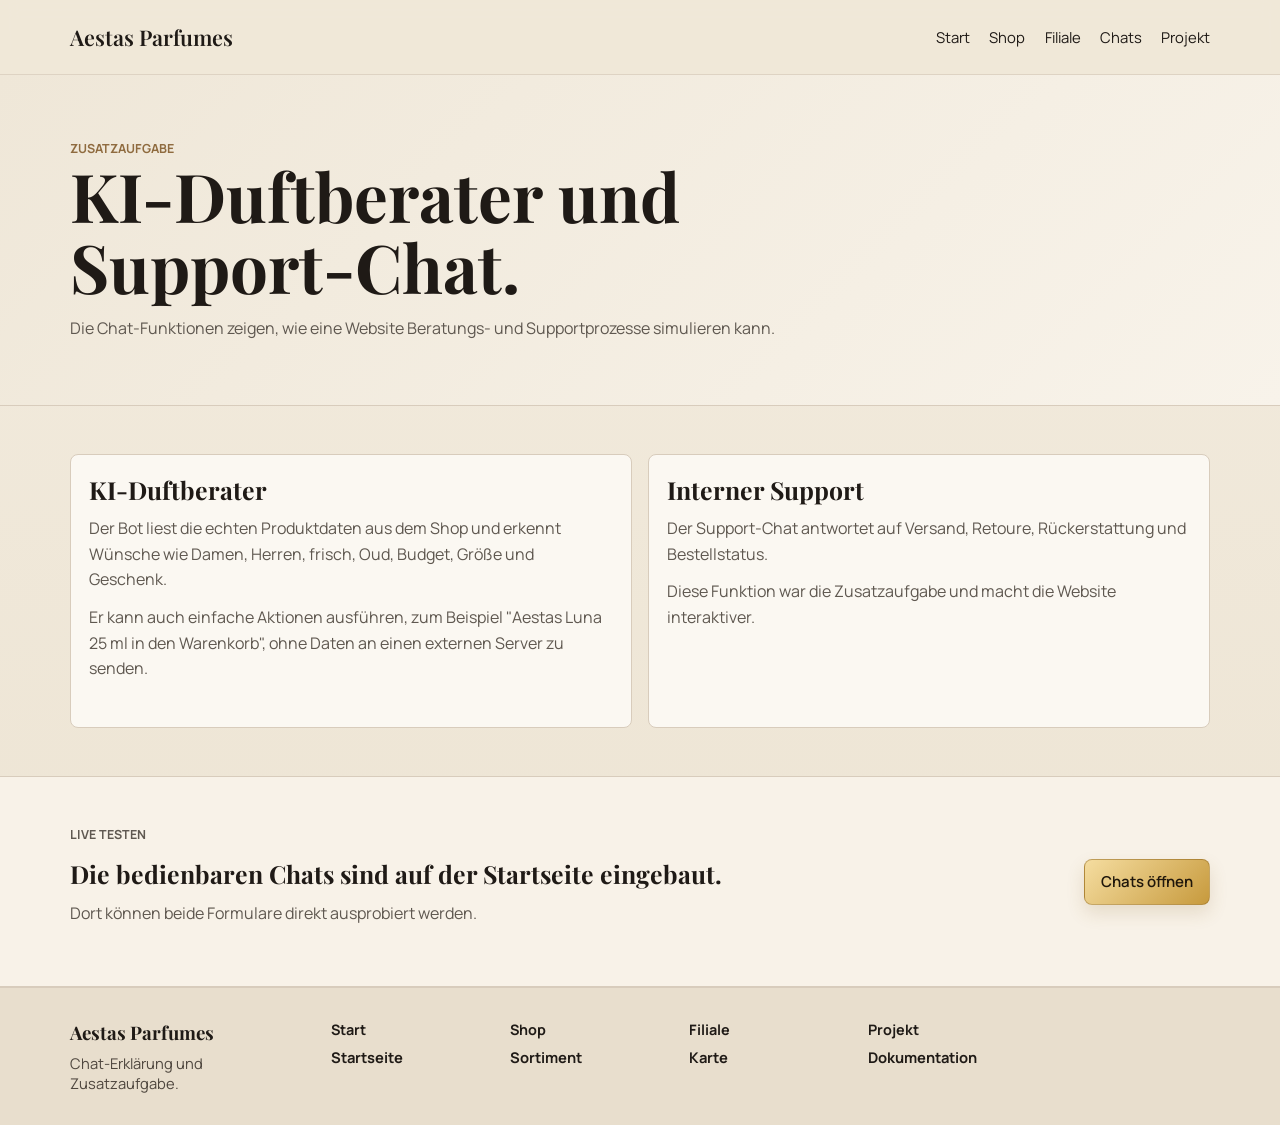
<file: chats.html>
<!doctype html>
<html lang="de">
<head>
  <meta charset="UTF-8">
  <meta name="viewport" content="width=device-width, initial-scale=1.0">
  <title>Chats | Aestas Parfumes</title>
  <meta name="description" content="Erklärung der KI-Duftberatung und des Support-Chats im Aestas Parfumes Info-Projekt.">
  <link rel="preconnect" href="https://fonts.googleapis.com">
  <link rel="preconnect" href="https://fonts.gstatic.com" crossorigin>
  <link href="https://fonts.googleapis.com/css2?family=Manrope:wght@400;500;600;700&family=Playfair+Display:wght@500;600;700&display=swap" rel="stylesheet">
  <link rel="stylesheet" href="./styles.css?v=20260603-8">
</head>
<body>
  <!-- Wiederverwendeter Header: gleiche Navigation wie auf allen Unterseiten. -->
  <header class="site-header">
    <div class="container header-inner legal-header">
      <a href="./index.html" class="brand">Aestas Parfumes</a>
      <nav class="site-nav" aria-label="Seitennavigation">
        <a href="./index.html">Start</a>
        <a href="./shop.html">Shop</a>
        <a href="./filiale.html">Filiale</a>
        <a href="./chats.html">Chats</a>
        <a href="./projekt.html">Projekt</a>
      </nav>
    </div>
  </header>

  <main>
    <!-- Seitenkopf: erklaert sofort, dass diese Seite die Zusatzaufgabe Chat dokumentiert. -->
    <section class="page-hero compact-hero">
      <div class="container">
        <p class="eyebrow">Zusatzaufgabe</p>
        <h1>KI-Duftberater und Support-Chat.</h1>
        <p>Die Chat-Funktionen zeigen, wie eine Website Beratungs- und Supportprozesse simulieren kann.</p>
      </div>
    </section>

    <!-- Inhaltskarten: trennen KI-Beratung und Support-Chat klar voneinander. -->
    <section class="content-section">
      <div class="container info-grid two-columns">
        <article class="info-card text-card">
          <h2>KI-Duftberater</h2>
          <p>Der Bot liest die echten Produktdaten aus dem Shop und erkennt Wünsche wie Damen, Herren, frisch, Oud, Budget, Größe und Geschenk.</p>
          <p>Er kann auch einfache Aktionen ausführen, zum Beispiel "Aestas Luna 25 ml in den Warenkorb", ohne Daten an einen externen Server zu senden.</p>
        </article>
        <article class="info-card text-card">
          <h2>Interner Support</h2>
          <p>Der Support-Chat antwortet auf Versand, Retoure, Rückerstattung und Bestellstatus.</p>
          <p>Diese Funktion war die Zusatzaufgabe und macht die Website interaktiver.</p>
        </article>
      </div>
    </section>

    <!-- Sprung zur Startseite, weil die eigentlichen Chat-Formulare dort interaktiv eingebaut sind. -->
    <section class="content-section soft-section">
      <div class="container split-note">
        <div>
          <p class="eyebrow">Live testen</p>
          <h2>Die bedienbaren Chats sind auf der Startseite eingebaut.</h2>
          <p>Dort können beide Formulare direkt ausprobiert werden.</p>
        </div>
        <a class="btn btn-primary" href="./index.html#chats">Chats öffnen</a>
      </div>
    </section>
  </main>

  <!-- Footer: bietet schnelle Links zu den wichtigsten Projektseiten. -->
  <footer class="site-footer">
    <div class="container footer-grid">
      <div><h3>Aestas Parfumes</h3><p>Chat-Erklärung und Zusatzaufgabe.</p></div>
      <div><h4>Start</h4><p><a href="./index.html">Startseite</a></p></div>
      <div><h4>Shop</h4><p><a href="./shop.html">Sortiment</a></p></div>
      <div><h4>Filiale</h4><p><a href="./filiale.html">Karte</a></p></div>
      <div><h4>Projekt</h4><p><a href="./projekt.html">Dokumentation</a></p></div>
    </div>
  </footer>
</body>
</html>
</file>
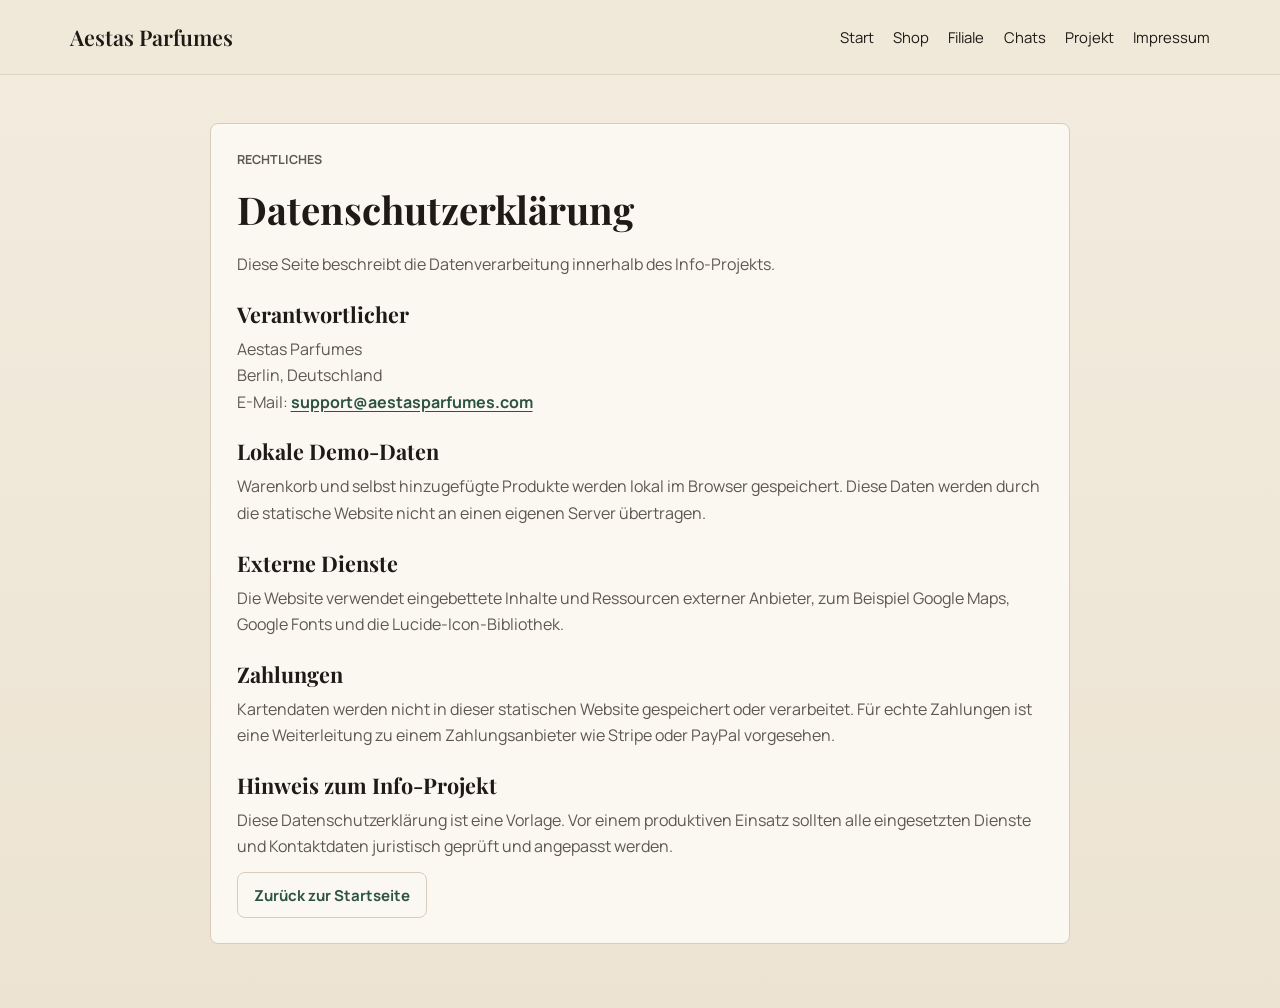
<file: datenschutz.html>
<!doctype html>
<html lang="de">
<head>
  <meta charset="UTF-8">
  <meta name="viewport" content="width=device-width, initial-scale=1.0">
  <title>Datenschutz | Aestas Parfumes</title>
  <meta name="robots" content="noindex,follow">
  <link rel="preconnect" href="https://fonts.googleapis.com">
  <link rel="preconnect" href="https://fonts.gstatic.com" crossorigin>
  <link href="https://fonts.googleapis.com/css2?family=Manrope:wght@400;500;600;700&family=Playfair+Display:wght@500;600;700&display=swap" rel="stylesheet">
  <link rel="stylesheet" href="./styles.css?v=20260603-8">
</head>
<body>
  <!-- Rechtliche Unterseite: Navigation bleibt konsistent und barrierearm. -->
  <header class="site-header">
    <div class="container header-inner legal-header">
      <a href="./index.html" class="brand">Aestas Parfumes</a>
      <nav class="site-nav" aria-label="Seitennavigation">
        <a href="./index.html">Start</a>
        <a href="./shop.html">Shop</a>
        <a href="./filiale.html">Filiale</a>
        <a href="./chats.html">Chats</a>
        <a href="./projekt.html">Projekt</a>
        <a href="./impressum.html">Impressum</a>
      </nav>
    </div>
  </header>

  <!-- Datenschutz: erklaert lokale Speicherung und externe Dienste der Demo-Website. -->
  <main class="legal-page">
    <section class="container legal-card">
      <p class="eyebrow">Rechtliches</p>
      <h1>Datenschutzerklärung</h1>
      <p>Diese Seite beschreibt die Datenverarbeitung innerhalb des Info-Projekts.</p>

      <h2>Verantwortlicher</h2>
      <p>
        Aestas Parfumes<br>
        Berlin, Deutschland<br>
        E-Mail: <a href="mailto:support@aestasparfumes.com">support@aestasparfumes.com</a>
      </p>

      <h2>Lokale Demo-Daten</h2>
      <p>
        Warenkorb und selbst hinzugefügte Produkte werden lokal im Browser gespeichert.
        Diese Daten werden durch die statische Website nicht an einen eigenen Server übertragen.
      </p>

      <h2>Externe Dienste</h2>
      <p>
        Die Website verwendet eingebettete Inhalte und Ressourcen externer Anbieter, zum Beispiel
        Google Maps, Google Fonts und die Lucide-Icon-Bibliothek.
      </p>

      <h2>Zahlungen</h2>
      <p>
        Kartendaten werden nicht in dieser statischen Website gespeichert oder verarbeitet.
        Für echte Zahlungen ist eine Weiterleitung zu einem Zahlungsanbieter wie Stripe oder PayPal vorgesehen.
      </p>

      <h2>Hinweis zum Info-Projekt</h2>
      <p>
        Diese Datenschutzerklärung ist eine Vorlage. Vor einem produktiven Einsatz sollten alle
        eingesetzten Dienste und Kontaktdaten juristisch geprüft und angepasst werden.
      </p>

      <!-- Ruecklink: einfache Orientierung zur Hauptseite. -->
      <a class="btn btn-outline" href="./index.html">Zurück zur Startseite</a>
    </section>
  </main>
</body>
</html>
</file>
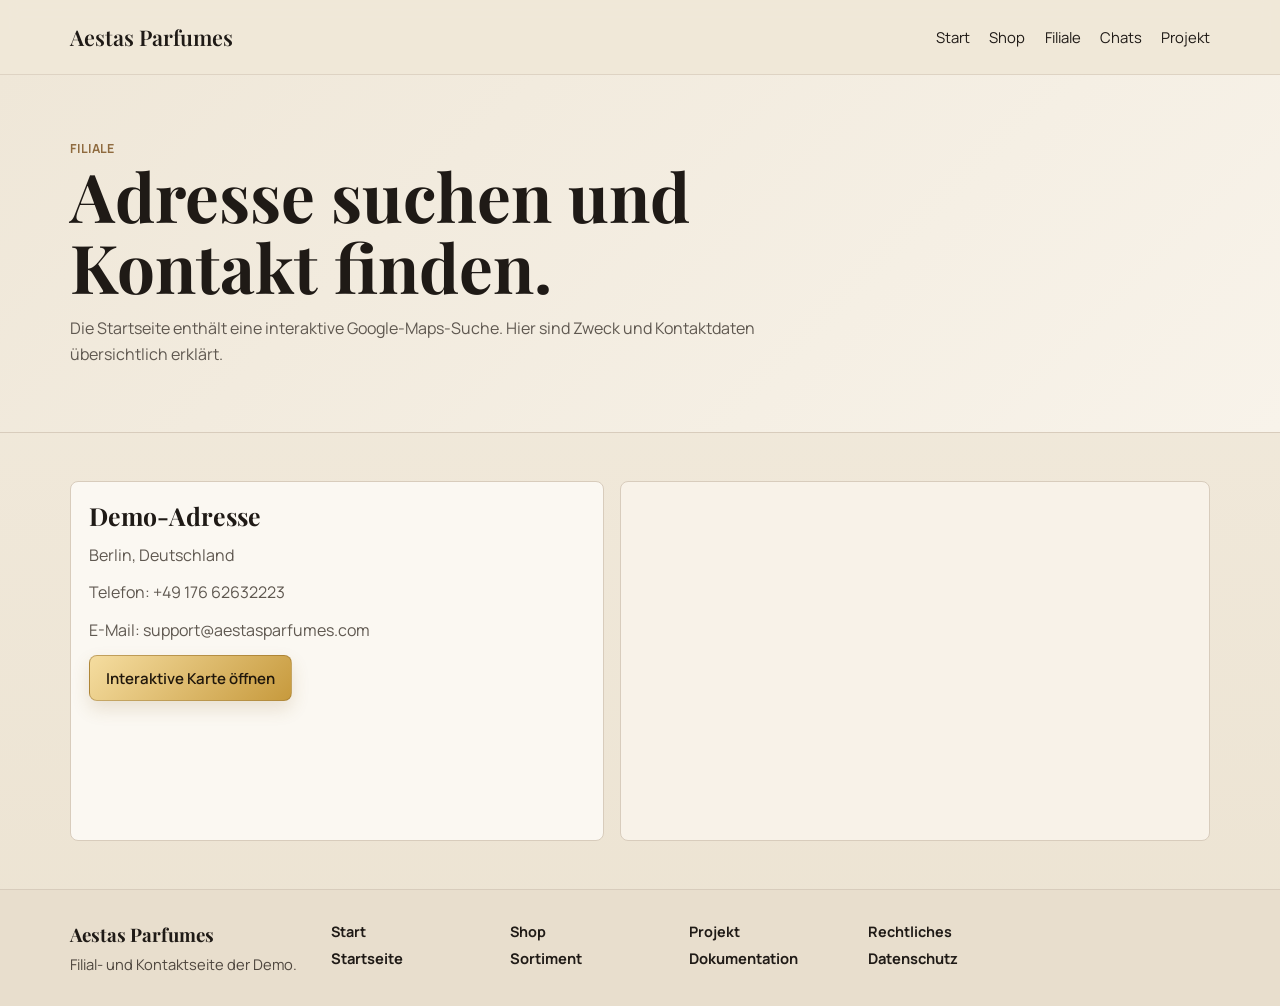
<file: filiale.html>
<!doctype html>
<html lang="de">
<head>
  <meta charset="UTF-8">
  <meta name="viewport" content="width=device-width, initial-scale=1.0">
  <title>Filiale | Aestas Parfumes</title>
  <meta name="description" content="Filialsuche und Kontaktinformationen des Aestas Parfumes Info-Projekts.">
  <link rel="preconnect" href="https://fonts.googleapis.com">
  <link rel="preconnect" href="https://fonts.gstatic.com" crossorigin>
  <link href="https://fonts.googleapis.com/css2?family=Manrope:wght@400;500;600;700&family=Playfair+Display:wght@500;600;700&display=swap" rel="stylesheet">
  <link rel="stylesheet" href="./styles.css?v=20260603-8">
</head>
<body>
  <!-- Kopfbereich: Besucher koennen von hier aus zu jeder Hauptseite wechseln. -->
  <header class="site-header">
    <div class="container header-inner legal-header">
      <a href="./index.html" class="brand">Aestas Parfumes</a>
      <nav class="site-nav" aria-label="Seitennavigation">
        <a href="./index.html">Start</a>
        <a href="./shop.html">Shop</a>
        <a href="./filiale.html">Filiale</a>
        <a href="./chats.html">Chats</a>
        <a href="./projekt.html">Projekt</a>
      </nav>
    </div>
  </header>

  <main>
    <!-- Seitenkopf: beschreibt den Zweck der Filial- und Kontaktseite. -->
    <section class="page-hero compact-hero">
      <div class="container">
        <p class="eyebrow">Filiale</p>
        <h1>Adresse suchen und Kontakt finden.</h1>
        <p>Die Startseite enthält eine interaktive Google-Maps-Suche. Hier sind Zweck und Kontaktdaten übersichtlich erklärt.</p>
      </div>
    </section>

    <!-- Kontaktbereich mit Karten-Einbettung: zeigt Demo-Adresse und Google-Maps-Ansicht. -->
    <section class="content-section">
      <div class="container map-layout">
        <div class="info-card text-card">
          <h2>Demo-Adresse</h2>
          <p>Berlin, Deutschland</p>
          <p>Telefon: +49 176 62632223</p>
          <p>E-Mail: support@aestasparfumes.com</p>
          <a class="btn btn-primary" href="./index.html#filiale">Interaktive Karte öffnen</a>
        </div>
        <iframe
          class="map-frame"
          title="Google Maps Karte Berlin Mitte"
          loading="lazy"
          referrerpolicy="no-referrer-when-downgrade"
          src="https://www.google.com/maps?q=Berlin%20Mitte&output=embed"
        ></iframe>
      </div>
    </section>
  </main>

  <!-- Footer: wiederholt wichtige Links fuer eine einfache Orientierung. -->
  <footer class="site-footer">
    <div class="container footer-grid">
      <div><h3>Aestas Parfumes</h3><p>Filial- und Kontaktseite der Demo.</p></div>
      <div><h4>Start</h4><p><a href="./index.html">Startseite</a></p></div>
      <div><h4>Shop</h4><p><a href="./shop.html">Sortiment</a></p></div>
      <div><h4>Projekt</h4><p><a href="./projekt.html">Dokumentation</a></p></div>
      <div><h4>Rechtliches</h4><p><a href="./datenschutz.html">Datenschutz</a></p></div>
    </div>
  </footer>
</body>
</html>
</file>
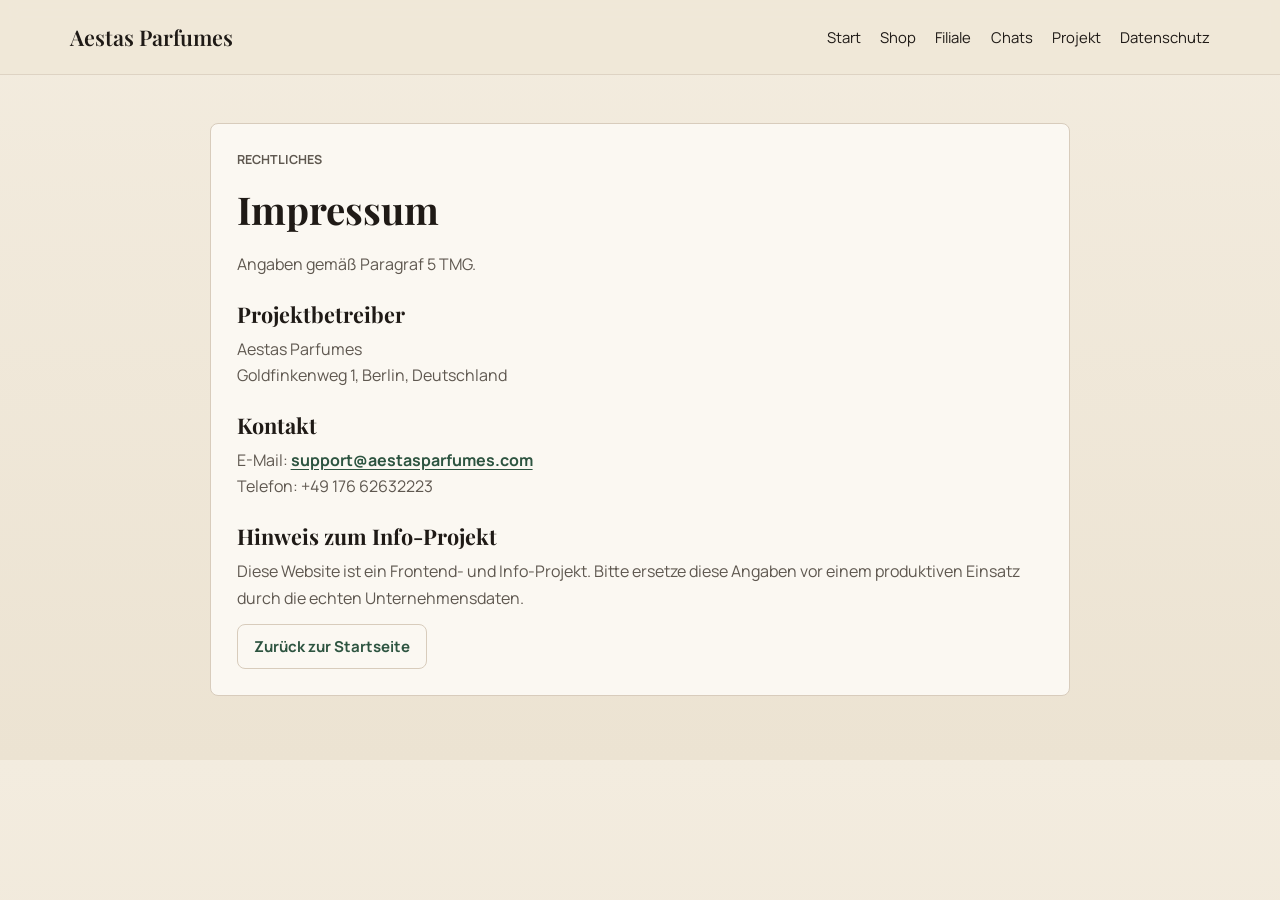
<file: impressum.html>
<!doctype html>
<html lang="de">
<head>
  <meta charset="UTF-8">
  <meta name="viewport" content="width=device-width, initial-scale=1.0">
  <title>Impressum | Aestas Parfumes</title>
  <meta name="robots" content="noindex,follow">
  <link rel="preconnect" href="https://fonts.googleapis.com">
  <link rel="preconnect" href="https://fonts.gstatic.com" crossorigin>
  <link href="https://fonts.googleapis.com/css2?family=Manrope:wght@400;500;600;700&family=Playfair+Display:wght@500;600;700&display=swap" rel="stylesheet">
  <link rel="stylesheet" href="./styles.css?v=20260603-8">
</head>
<body>
  <!-- Rechtliche Unterseite mit derselben Navigation wie die restliche Website. -->
  <header class="site-header">
    <div class="container header-inner legal-header">
      <a href="./index.html" class="brand">Aestas Parfumes</a>
      <nav class="site-nav" aria-label="Seitennavigation">
        <a href="./index.html">Start</a>
        <a href="./shop.html">Shop</a>
        <a href="./filiale.html">Filiale</a>
        <a href="./chats.html">Chats</a>
        <a href="./projekt.html">Projekt</a>
        <a href="./datenschutz.html">Datenschutz</a>
      </nav>
    </div>
  </header>

  <!-- Impressum: Platzhalterdaten fuer das Info-Projekt, vor Live-Nutzung zu ersetzen. -->
  <main class="legal-page">
    <section class="container legal-card">
      <p class="eyebrow">Rechtliches</p>
      <h1>Impressum</h1>
      <p>Angaben gemäß Paragraf 5 TMG.</p>

      <h2>Projektbetreiber</h2>
      <p>
        Aestas Parfumes<br>
        Goldfinkenweg 1, Berlin, Deutschland
      </p>

      <h2>Kontakt</h2>
      <p>
        E-Mail: <a href="mailto:support@aestasparfumes.com">support@aestasparfumes.com</a><br>
        Telefon: +49 176 62632223
      </p>

      <h2>Hinweis zum Info-Projekt</h2>
      <p>
        Diese Website ist ein Frontend- und Info-Projekt. Bitte ersetze diese Angaben vor
        einem produktiven Einsatz durch die echten Unternehmensdaten.
      </p>

      <!-- Ruecklink: fuehrt Nutzer nach dem Lesen wieder zur Startseite. -->
      <a class="btn btn-outline" href="./index.html">Zurück zur Startseite</a>
    </section>
  </main>
</body>
</html>
</file>
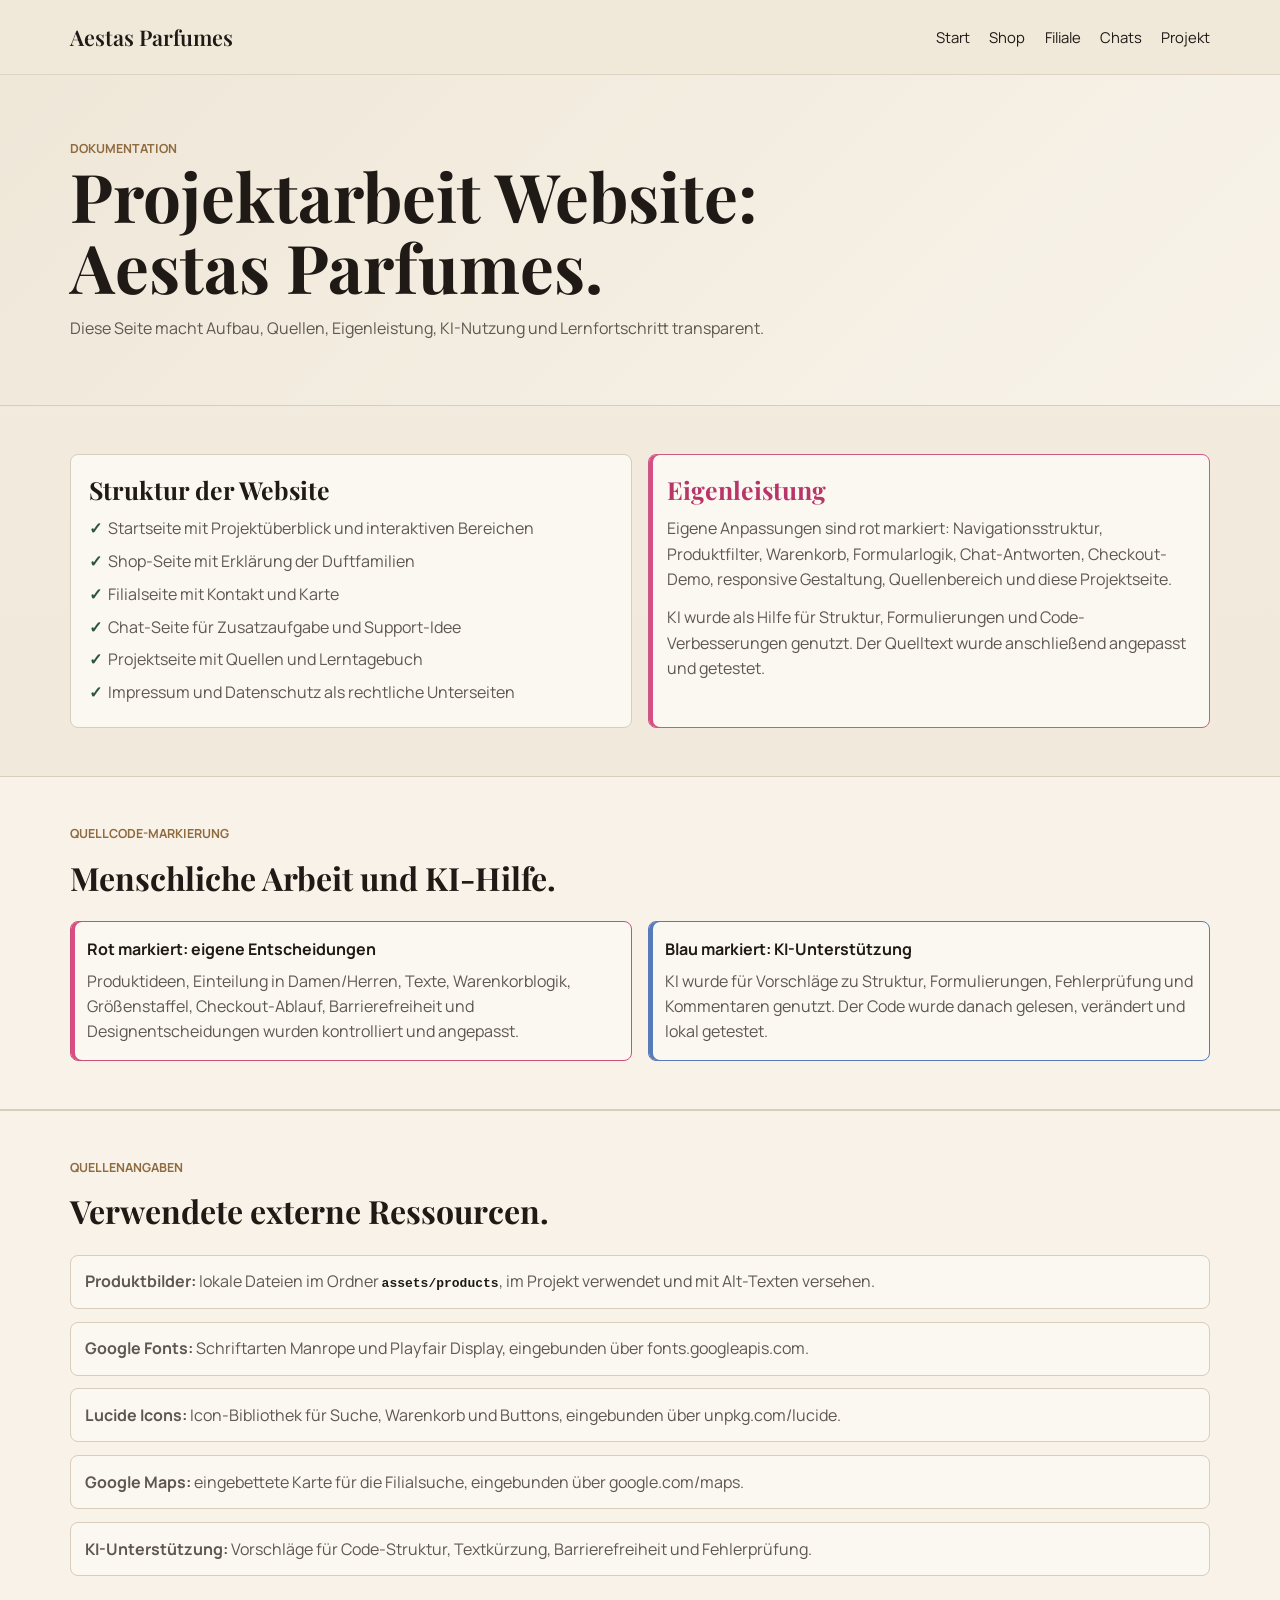
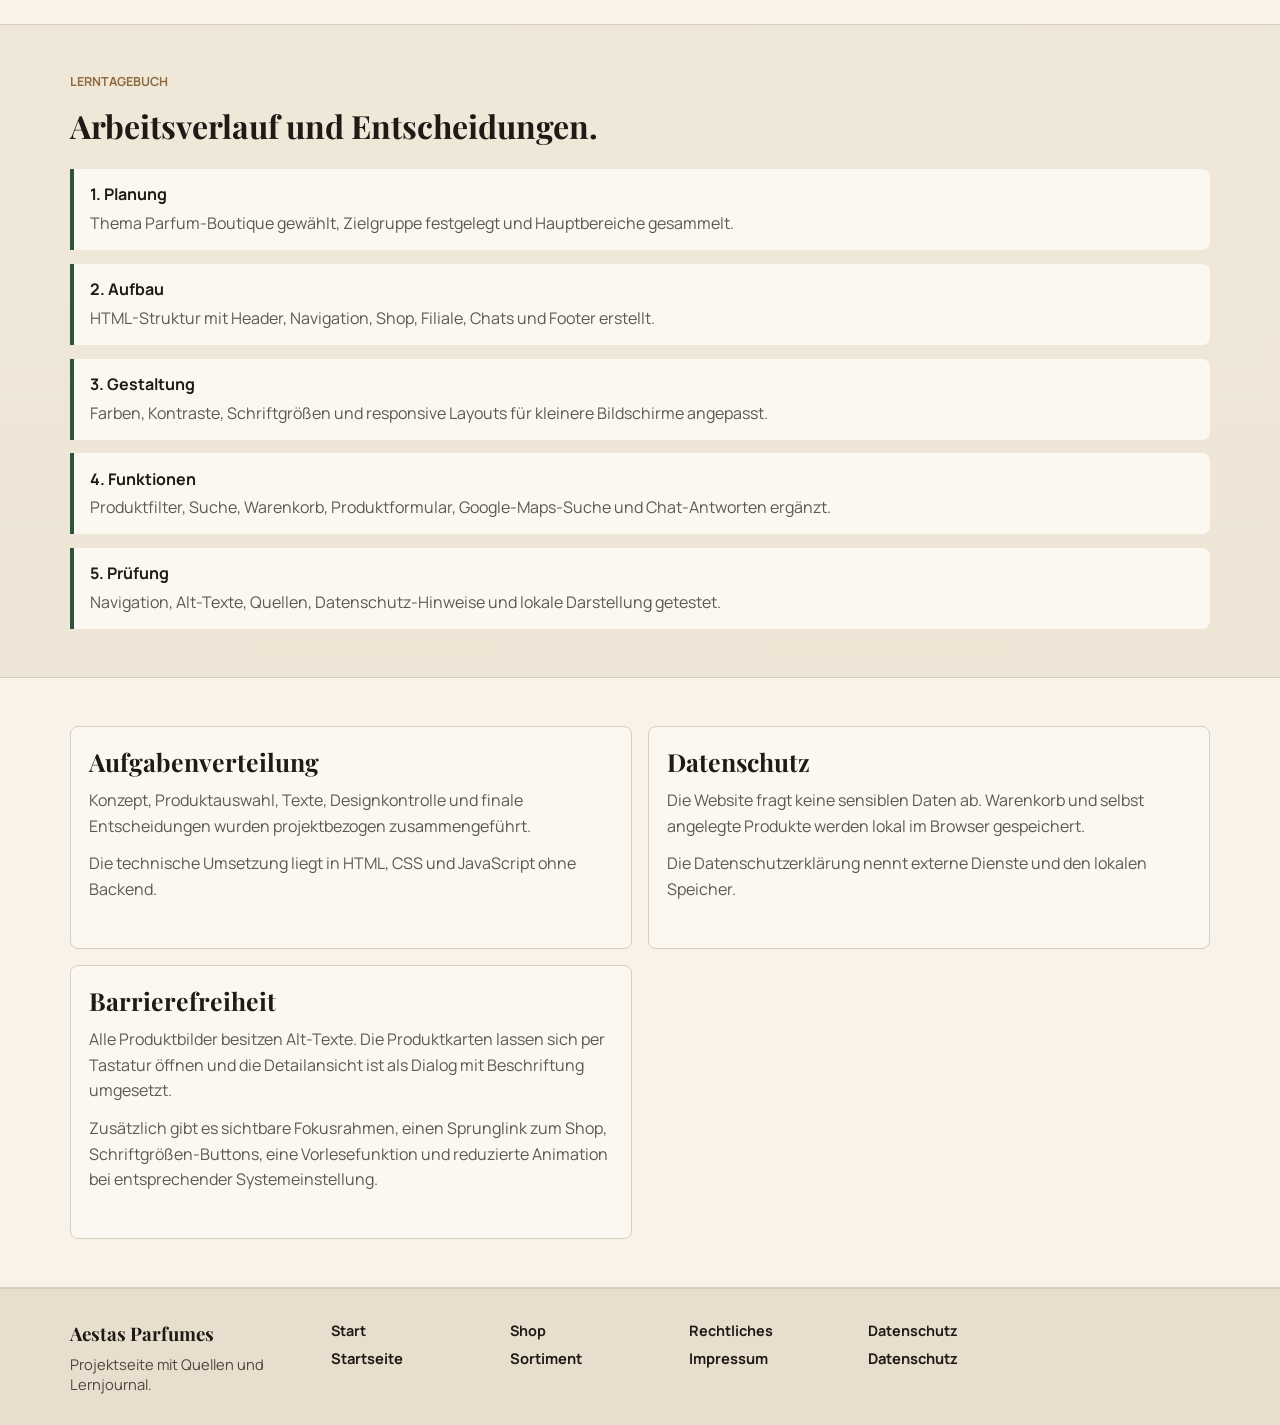
<file: projekt.html>
<!doctype html>
<html lang="de">
<head>
  <meta charset="UTF-8">
  <meta name="viewport" content="width=device-width, initial-scale=1.0">
  <title>Projekt | Aestas Parfumes</title>
  <meta name="description" content="Projektbeschreibung, Quellen, Eigenleistung und Lerntagebuch zur Website Aestas Parfumes.">
  <link rel="preconnect" href="https://fonts.googleapis.com">
  <link rel="preconnect" href="https://fonts.gstatic.com" crossorigin>
  <link href="https://fonts.googleapis.com/css2?family=Manrope:wght@400;500;600;700&family=Playfair+Display:wght@500;600;700&display=swap" rel="stylesheet">
  <link rel="stylesheet" href="./styles.css?v=20260603-8">
</head>
<body>
  <!-- Projektseite: dokumentiert Aufbau, Quellen, Eigenleistung und KI-Nutzung. -->
  <header class="site-header">
    <div class="container header-inner legal-header">
      <a href="./index.html" class="brand">Aestas Parfumes</a>
      <nav class="site-nav" aria-label="Seitennavigation">
        <a href="./index.html">Start</a>
        <a href="./shop.html">Shop</a>
        <a href="./filiale.html">Filiale</a>
        <a href="./chats.html">Chats</a>
        <a href="./projekt.html">Projekt</a>
      </nav>
    </div>
  </header>

  <main>
    <!-- Einstieg: macht klar, dass diese Seite zur Bewertung und Dokumentation gehoert. -->
    <section class="page-hero compact-hero">
      <div class="container">
        <p class="eyebrow">Dokumentation</p>
        <h1>Projektarbeit Website: Aestas Parfumes.</h1>
        <p>Diese Seite macht Aufbau, Quellen, Eigenleistung, KI-Nutzung und Lernfortschritt transparent.</p>
      </div>
    </section>

    <!-- Struktur und Eigenleistung: zeigt, welche Teile selbst geplant und angepasst wurden. -->
    <section class="content-section">
      <div class="container info-grid two-columns">
        <article class="info-card text-card">
          <h2>Struktur der Website</h2>
          <ul class="check-list">
            <li>Startseite mit Projektüberblick und interaktiven Bereichen</li>
            <li>Shop-Seite mit Erklärung der Duftfamilien</li>
            <li>Filialseite mit Kontakt und Karte</li>
            <li>Chat-Seite für Zusatzaufgabe und Support-Idee</li>
            <li>Projektseite mit Quellen und Lerntagebuch</li>
            <li>Impressum und Datenschutz als rechtliche Unterseiten</li>
          </ul>
        </article>
        <article class="info-card text-card own-work">
          <h2>Eigenleistung</h2>
          <p>
            Eigene Anpassungen sind rot markiert: Navigationsstruktur, Produktfilter, Warenkorb,
            Formularlogik, Chat-Antworten, Checkout-Demo, responsive Gestaltung, Quellenbereich und diese Projektseite.
          </p>
          <p>KI wurde als Hilfe für Struktur, Formulierungen und Code-Verbesserungen genutzt. Der Quelltext wurde anschließend angepasst und getestet.</p>
        </article>
      </div>
    </section>

    <!-- Markierung Mensch/KI: erklaert die farbliche Einordnung fuer die Bewertung. -->
    <section class="content-section soft-section">
      <div class="container">
        <div class="section-head">
          <div>
            <p class="eyebrow">Quellcode-Markierung</p>
            <h2>Menschliche Arbeit und KI-Hilfe.</h2>
          </div>
        </div>
        <div class="code-origin-grid">
          <article class="code-origin human-code">
            <h3>Rot markiert: eigene Entscheidungen</h3>
            <p>
              Produktideen, Einteilung in Damen/Herren, Texte, Warenkorblogik, Größenstaffel,
              Checkout-Ablauf, Barrierefreiheit und Designentscheidungen wurden kontrolliert und angepasst.
            </p>
          </article>
          <article class="code-origin ai-code">
            <h3>Blau markiert: KI-Unterstützung</h3>
            <p>
              KI wurde für Vorschläge zu Struktur, Formulierungen, Fehlerprüfung und Kommentaren genutzt.
              Der Code wurde danach gelesen, verändert und lokal getestet.
            </p>
          </article>
        </div>
      </div>
    </section>

    <!-- Quellenbereich: nennt externe Dienste und lokale Medien transparent. -->
    <section class="content-section soft-section" id="quellen">
      <div class="container">
        <div class="section-head">
          <div>
            <p class="eyebrow">Quellenangaben</p>
            <h2>Verwendete externe Ressourcen.</h2>
          </div>
        </div>
        <div class="source-list">
          <p><strong>Produktbilder:</strong> lokale Dateien im Ordner <code>assets/products</code>, im Projekt verwendet und mit Alt-Texten versehen.</p>
          <p><strong>Google Fonts:</strong> Schriftarten Manrope und Playfair Display, eingebunden über fonts.googleapis.com.</p>
          <p><strong>Lucide Icons:</strong> Icon-Bibliothek für Suche, Warenkorb und Buttons, eingebunden über unpkg.com/lucide.</p>
          <p><strong>Google Maps:</strong> eingebettete Karte für die Filialsuche, eingebunden über google.com/maps.</p>
          <p><strong>KI-Unterstützung:</strong> Vorschläge für Code-Struktur, Textkürzung, Barrierefreiheit und Fehlerprüfung.</p>
        </div>
      </div>
    </section>

    <!-- Lerntagebuch: beschreibt den Arbeitsprozess in nachvollziehbaren Schritten. -->
    <section class="content-section">
      <div class="container">
        <div class="section-head">
          <div>
            <p class="eyebrow">Lerntagebuch</p>
            <h2>Arbeitsverlauf und Entscheidungen.</h2>
          </div>
        </div>
        <div class="timeline">
          <article>
            <h3>1. Planung</h3>
            <p>Thema Parfum-Boutique gewählt, Zielgruppe festgelegt und Hauptbereiche gesammelt.</p>
          </article>
          <article>
            <h3>2. Aufbau</h3>
            <p>HTML-Struktur mit Header, Navigation, Shop, Filiale, Chats und Footer erstellt.</p>
          </article>
          <article>
            <h3>3. Gestaltung</h3>
            <p>Farben, Kontraste, Schriftgrößen und responsive Layouts für kleinere Bildschirme angepasst.</p>
          </article>
          <article>
            <h3>4. Funktionen</h3>
            <p>Produktfilter, Suche, Warenkorb, Produktformular, Google-Maps-Suche und Chat-Antworten ergänzt.</p>
          </article>
          <article>
            <h3>5. Prüfung</h3>
            <p>Navigation, Alt-Texte, Quellen, Datenschutz-Hinweise und lokale Darstellung getestet.</p>
          </article>
        </div>
      </div>
    </section>

    <!-- Weitere Bewertungspunkte: Aufgabenverteilung, Datenschutz und Barrierefreiheit. -->
    <section class="content-section soft-section">
      <div class="container info-grid two-columns">
        <article class="info-card text-card">
          <h2>Aufgabenverteilung</h2>
          <p>Konzept, Produktauswahl, Texte, Designkontrolle und finale Entscheidungen wurden projektbezogen zusammengeführt.</p>
          <p>Die technische Umsetzung liegt in HTML, CSS und JavaScript ohne Backend.</p>
        </article>
        <article class="info-card text-card">
          <h2>Datenschutz</h2>
          <p>Die Website fragt keine sensiblen Daten ab. Warenkorb und selbst angelegte Produkte werden lokal im Browser gespeichert.</p>
          <p>Die Datenschutzerklärung nennt externe Dienste und den lokalen Speicher.</p>
        </article>
        <article class="info-card text-card">
          <h2>Barrierefreiheit</h2>
          <p>Alle Produktbilder besitzen Alt-Texte. Die Produktkarten lassen sich per Tastatur öffnen und die Detailansicht ist als Dialog mit Beschriftung umgesetzt.</p>
          <p>Zusätzlich gibt es sichtbare Fokusrahmen, einen Sprunglink zum Shop, Schriftgrößen-Buttons, eine Vorlesefunktion und reduzierte Animation bei entsprechender Systemeinstellung.</p>
        </article>
      </div>
    </section>
  </main>

  <!-- Footer: Abschluss mit Links zu allen relevanten Unterseiten. -->
  <footer class="site-footer">
    <div class="container footer-grid">
      <div><h3>Aestas Parfumes</h3><p>Projektseite mit Quellen und Lernjournal.</p></div>
      <div><h4>Start</h4><p><a href="./index.html">Startseite</a></p></div>
      <div><h4>Shop</h4><p><a href="./shop.html">Sortiment</a></p></div>
      <div><h4>Rechtliches</h4><p><a href="./impressum.html">Impressum</a></p></div>
      <div><h4>Datenschutz</h4><p><a href="./datenschutz.html">Datenschutz</a></p></div>
    </div>
  </footer>
</body>
</html>
</file>
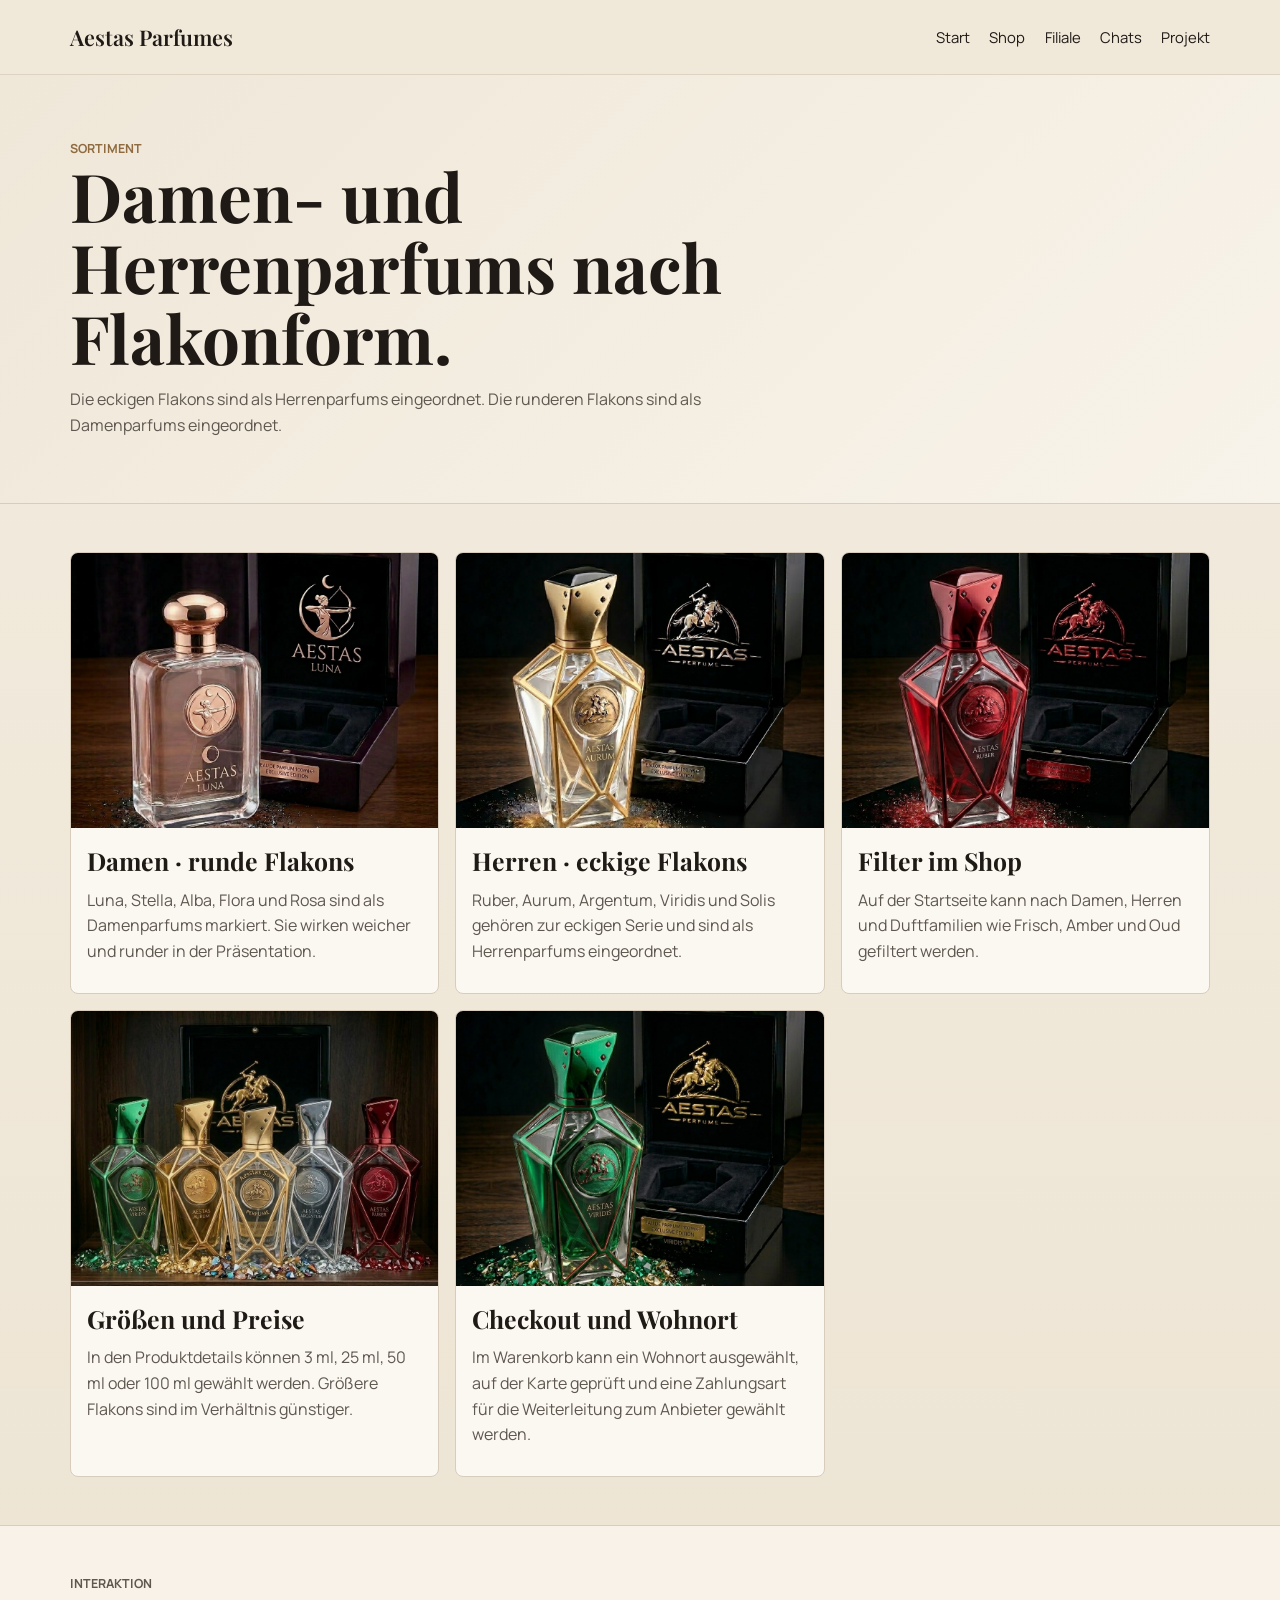
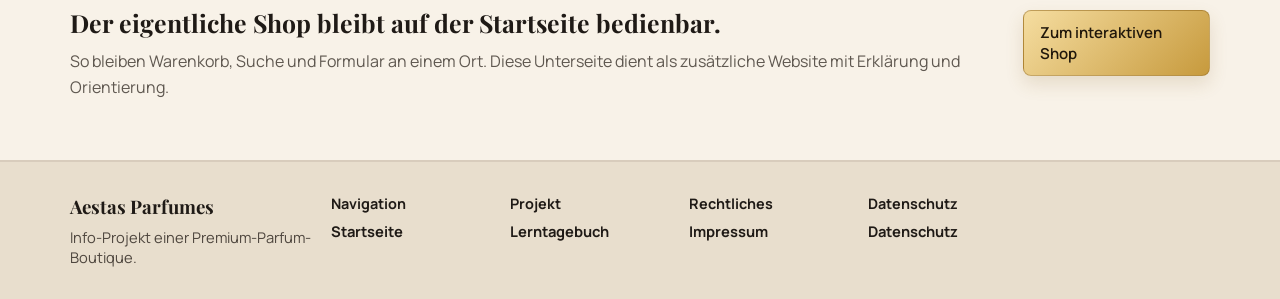
<file: shop.html>
<!doctype html>
<html lang="de">
<head>
  <meta charset="UTF-8">
  <meta name="viewport" content="width=device-width, initial-scale=1.0">
  <title>Shop | Aestas Parfumes</title>
  <meta name="description" content="Produktübersicht der Aestas Parfumes Website mit Duftfamilien und Shop-Funktionen.">
  <link rel="preconnect" href="https://fonts.googleapis.com">
  <link rel="preconnect" href="https://fonts.gstatic.com" crossorigin>
  <link href="https://fonts.googleapis.com/css2?family=Manrope:wght@400;500;600;700&family=Playfair+Display:wght@500;600;700&display=swap" rel="stylesheet">
  <link rel="stylesheet" href="./styles.css?v=20260603-8">
</head>
<body>
  <!-- Gemeinsamer Header: sorgt dafuer, dass jede Unterseite zur Startseite und Dokumentation fuehrt. -->
  <header class="site-header">
    <div class="container header-inner legal-header">
      <a href="./index.html" class="brand">Aestas Parfumes</a>
      <nav class="site-nav" aria-label="Seitennavigation">
        <a href="./index.html">Start</a>
        <a href="./shop.html">Shop</a>
        <a href="./filiale.html">Filiale</a>
        <a href="./chats.html">Chats</a>
        <a href="./projekt.html">Projekt</a>
      </nav>
    </div>
  </header>

  <main>
    <!-- Seitenkopf: erklaert die Damen/Herren-Einteilung nach Flakonform. -->
    <section class="page-hero compact-hero">
      <div class="container">
        <p class="eyebrow">Sortiment</p>
        <h1>Damen- und Herrenparfums nach Flakonform.</h1>
        <p>Die eckigen Flakons sind als Herrenparfums eingeordnet. Die runderen Flakons sind als Damenparfums eingeordnet.</p>
      </div>
    </section>

    <!-- Infokarten: fassen Sortiment, Filter und Groessenauswahl fuer Besucher zusammen. -->
    <section class="content-section">
      <div class="container info-grid">
        <article class="info-card">
          <img src="./assets/products/aestas-luna.png" alt="Aestas Luna Parfumflakon" loading="lazy" decoding="async">
          <h2>Damen · runde Flakons</h2>
          <p>Luna, Stella, Alba, Flora und Rosa sind als Damenparfums markiert. Sie wirken weicher und runder in der Präsentation.</p>
        </article>
        <article class="info-card">
          <img src="./assets/products/aestas-aurum.png" alt="Aestas Aurum Parfumflakon" loading="lazy" decoding="async">
          <h2>Herren · eckige Flakons</h2>
          <p>Ruber, Aurum, Argentum, Viridis und Solis gehören zur eckigen Serie und sind als Herrenparfums eingeordnet.</p>
        </article>
        <article class="info-card">
          <img src="./assets/products/aestas-ruber.png" alt="Aestas Ruber Parfumflakon" loading="lazy" decoding="async">
          <h2>Filter im Shop</h2>
          <p>Auf der Startseite kann nach Damen, Herren und Duftfamilien wie Frisch, Amber und Oud gefiltert werden.</p>
        </article>
        <article class="info-card">
          <img src="./assets/products/aestas-collection.png" alt="Aestas Parfumes Kollektion mit mehreren Flakons" loading="lazy" decoding="async">
          <h2>Größen und Preise</h2>
          <p>In den Produktdetails können 3 ml, 25 ml, 50 ml oder 100 ml gewählt werden. Größere Flakons sind im Verhältnis günstiger.</p>
        </article>
        <article class="info-card">
          <img src="./assets/products/aestas-viridis.png" alt="Aestas Viridis Parfumflakon" loading="lazy" decoding="async">
          <h2>Checkout und Wohnort</h2>
          <p>Im Warenkorb kann ein Wohnort ausgewählt, auf der Karte geprüft und eine Zahlungsart für die Weiterleitung zum Anbieter gewählt werden.</p>
        </article>
      </div>
    </section>

    <!-- Ruecksprung zum interaktiven Shop, weil der Warenkorb auf der Startseite liegt. -->
    <section class="content-section soft-section">
      <div class="container split-note">
        <div>
          <p class="eyebrow">Interaktion</p>
          <h2>Der eigentliche Shop bleibt auf der Startseite bedienbar.</h2>
          <p>So bleiben Warenkorb, Suche und Formular an einem Ort. Diese Unterseite dient als zusätzliche Website mit Erklärung und Orientierung.</p>
        </div>
        <a class="btn btn-primary" href="./index.html#shop">Zum interaktiven Shop</a>
      </div>
    </section>
  </main>

  <!-- Footer mit Links zu Projekt, Rechtlichem und Startseite. -->
  <footer class="site-footer">
    <div class="container footer-grid">
      <div>
        <h3>Aestas Parfumes</h3>
        <p>Info-Projekt einer Premium-Parfum-Boutique.</p>
      </div>
      <div><h4>Navigation</h4><p><a href="./index.html">Startseite</a></p></div>
      <div><h4>Projekt</h4><p><a href="./projekt.html">Lerntagebuch</a></p></div>
      <div><h4>Rechtliches</h4><p><a href="./impressum.html">Impressum</a></p></div>
      <div><h4>Datenschutz</h4><p><a href="./datenschutz.html">Datenschutz</a></p></div>
    </div>
  </footer>
</body>
</html>
</file>
<file: styles.css>
:root {
  /* Zentrale Farben: so bleibt das Design einheitlich und leicht anpassbar. */
  --bg-main: #efe7d8;
  --bg-soft: #f6f1e7;
  --bg-card: #fbf8f2;
  --ink-main: #1f1a16;
  --ink-muted: #5f5850;
  --line: #d8ccbc;
  --accent: #2d5440;
  --accent-hover: #203d30;
  --warm: #8f6b3f;
  --gold: #c79a3d;
  --gold-dark: #8b6423;
  --gold-soft: #f5dda0;
  --alert: #934826;
}

*,
*::before,
*::after {
  box-sizing: border-box;
}

html {
  scroll-behavior: smooth;
}

/* Barrierefreiheit: sichtbarer Fokus für Tastaturbedienung. */
a {
  text-underline-offset: 0.18em;
}

a:focus-visible,
button:focus-visible,
input:focus-visible,
select:focus-visible,
textarea:focus-visible {
  outline: 3px solid color-mix(in srgb, var(--accent) 68%, #fff);
  outline-offset: 3px;
}

body {
  margin: 0;
  font-family: "Manrope", sans-serif;
  color: var(--ink-main);
  background: linear-gradient(180deg, #f3ecdf 0%, #ece3d2 100%);
}

body.no-scroll {
  overflow: hidden;
}

/* Sprunglink für Nutzer, die mit Tastatur oder Screenreader navigieren. */
.skip-link {
  position: fixed;
  left: 1rem;
  top: 1rem;
  z-index: 100;
  transform: translateY(-160%);
  border-radius: 8px;
  background: var(--accent);
  color: #fff;
  padding: 0.7rem 1rem;
  font-weight: 700;
}

.skip-link:focus {
  transform: translateY(0);
}

img {
  display: block;
  width: 100%;
}

.container {
  /* Wiederverwendbarer Inhaltsrahmen für alle Seitenbereiche. */
  width: min(1140px, 92vw);
  margin: 0 auto;
}

/* Sticky Header: Navigation bleibt beim Scrollen erreichbar. */
.site-header {
  position: sticky;
  top: 0;
  z-index: 20;
  backdrop-filter: blur(8px);
  background: color-mix(in srgb, #efe7d8 88%, transparent);
  border-bottom: 1px solid color-mix(in srgb, var(--line) 74%, transparent);
  animation: fade-down 420ms ease both;
}

.header-inner {
  min-height: 74px;
  display: grid;
  grid-template-columns: auto 1fr auto;
  align-items: center;
  gap: 1rem;
}

.brand {
  font-family: "Playfair Display", serif;
  font-size: 1.35rem;
  font-weight: 600;
  color: var(--ink-main);
  text-decoration: none;
}

.site-nav {
  display: flex;
  justify-content: center;
  flex-wrap: wrap;
  gap: 1.2rem;
}

.site-nav a {
  color: var(--ink-main);
  font-size: 0.93rem;
  text-decoration: none;
}

.site-nav a:hover {
  color: var(--warm);
}

.header-actions {
  display: flex;
  flex-wrap: wrap;
  justify-content: end;
  gap: 0.5rem;
}

.icon-btn {
  width: 42px;
  height: 42px;
  border: 1px solid var(--line);
  border-radius: 8px;
  background: var(--bg-card);
  color: var(--ink-main);
  display: inline-flex;
  align-items: center;
  justify-content: center;
  cursor: pointer;
  position: relative;
}

.icon-btn:hover {
  border-color: var(--ink-muted);
}

.text-size-btn {
  width: 46px;
  font-weight: 800;
}

.speak-active {
  border-color: var(--gold-dark);
  background: var(--gold-soft);
}

.icon-btn i:empty::before,
.btn i:empty::before,
.add-btn i:empty::before,
.map-input-wrap i:empty::before,
.shop-search i:empty::before {
  /* Fallback, falls die externe Icon-Bibliothek nicht geladen wird. */
  content: "";
  width: 16px;
  height: 16px;
  border: 2px solid currentColor;
  border-radius: 999px;
  display: inline-block;
}

.small-btn {
  width: 36px;
  height: 36px;
}

.bag-count {
  min-width: 20px;
  height: 20px;
  border-radius: 999px;
  padding: 0 5px;
  position: absolute;
  top: -8px;
  right: -7px;
  display: inline-flex;
  align-items: center;
  justify-content: center;
  font-size: 0.72rem;
  font-weight: 700;
  background: var(--accent);
  color: #fff;
}

.hero {
  /* Hero-Bereich mit vollflächigem Bild und Text darüber. */
  min-height: 72vh;
  position: relative;
  overflow: hidden;
  isolation: isolate;
}

.hero-image {
  position: absolute;
  inset: 0;
  width: 100%;
  height: 100%;
  object-fit: cover;
  object-position: center 38%;
  filter: saturate(0.96) brightness(0.78);
}

.hero-overlay {
  position: absolute;
  inset: 0;
  background: linear-gradient(120deg, rgba(16, 13, 10, 0.75) 0%, rgba(16, 13, 10, 0.38) 45%, rgba(16, 13, 10, 0.18) 100%);
}

.hero-content {
  position: relative;
  color: #fbf7ef;
  max-width: 600px;
  padding: 5rem 0;
  animation: fade-up 560ms ease both;
}

.eyebrow {
  margin: 0 0 0.85rem;
  text-transform: uppercase;
  font-size: 0.78rem;
  font-weight: 700;
  color: color-mix(in srgb, #efe7d8 72%, #fff);
}

.hero h1 {
  margin: 0 0 0.85rem;
  font-family: "Playfair Display", serif;
  font-size: 3.1rem;
  line-height: 1.1;
}

.hero p {
  margin: 0 0 1.4rem;
  color: color-mix(in srgb, #efe7d8 84%, #fff);
  max-width: 52ch;
}

.hero-cta {
  display: flex;
  flex-wrap: wrap;
  gap: 0.75rem;
}

.btn {
  min-height: 44px;
  border-radius: 8px;
  border: 1px solid transparent;
  padding: 0.7rem 1rem;
  font-weight: 600;
  font-size: 0.94rem;
  text-decoration: none;
  display: inline-flex;
  align-items: center;
  justify-content: center;
  gap: 0.45rem;
  cursor: pointer;
}

.btn-primary {
  background: linear-gradient(135deg, var(--gold-soft), var(--gold));
  color: #20170b;
  border-color: color-mix(in srgb, var(--gold-dark) 44%, transparent);
  box-shadow: 0 8px 18px rgba(139, 100, 35, 0.16);
}

.btn-primary:hover {
  background: linear-gradient(135deg, #f8e8b5, #d4a848);
  border-color: var(--gold-dark);
}

.btn-secondary {
  background: color-mix(in srgb, #efe7d8 32%, transparent);
  border-color: color-mix(in srgb, #efe7d8 62%, transparent);
  color: #fff;
}

.btn-secondary:hover {
  background: color-mix(in srgb, #efe7d8 44%, transparent);
}

.btn-outline {
  border-color: var(--line);
  background: transparent;
  color: var(--ink-main);
}

.btn-outline:hover {
  border-color: var(--ink-main);
}

.btn-ghost {
  border-color: var(--line);
  background: #fff;
  color: var(--ink-main);
}

.btn-ghost:hover {
  border-color: var(--ink-main);
}

.btn-story {
  border-color: var(--line);
  background: transparent;
  color: var(--ink-main);
}

.btn-story:hover {
  border-color: var(--ink-main);
}

.highlights {
  background: var(--bg-soft);
  border-top: 1px solid var(--line);
  border-bottom: 1px solid var(--line);
}

.highlight-grid {
  /* Drei kurze Vorteile unter dem Hero, auf Mobilgeräten später einspaltig. */
  display: grid;
  grid-template-columns: repeat(3, minmax(0, 1fr));
  gap: 1rem;
  padding: 1.15rem 0;
}

.highlight-grid article {
  padding: 0.2rem 0.6rem;
}

.highlight-grid h3 {
  margin: 0 0 0.3rem;
  font-size: 0.95rem;
}

.highlight-grid p {
  margin: 0;
  color: var(--ink-muted);
  font-size: 0.9rem;
}

.project-section {
  /* Kurze Projekt-Erklärung, damit sofort klar ist, worum es geht. */
  padding: 2.2rem 0;
  background: #fbf7ef;
  border-bottom: 1px solid var(--line);
}

.project-grid {
  display: grid;
  grid-template-columns: 0.85fr 1.15fr;
  gap: 1.2rem;
  align-items: center;
}

.project-grid h2 {
  margin: 0;
  font-family: "Playfair Display", serif;
  font-size: 1.9rem;
  line-height: 1.18;
}

.project-grid p {
  margin: 0;
  color: var(--ink-muted);
  line-height: 1.65;
}

.shop-section,
.manage-section,
.map-section,
.chat-section {
  /* Einheitliche vertikale Abstände fuer die Hauptbereiche. */
  padding: 3.2rem 0 4rem;
}

.section-head {
  display: flex;
  align-items: end;
  justify-content: space-between;
  gap: 1rem;
  margin-bottom: 1.4rem;
}

.section-head h2 {
  margin: 0;
  font-family: "Playfair Display", serif;
  font-size: 2rem;
}

.section-head .eyebrow,
.manage-panel .eyebrow,
.story-text .eyebrow,
.page-hero .eyebrow,
.source-box .eyebrow {
  color: var(--warm);
}

.filter-group {
  /* Filterbuttons dürfen umbrechen, damit sie auf kleinen Bildschirmen nicht überlaufen. */
  display: flex;
  flex-wrap: wrap;
  gap: 0.45rem;
}

.shop-search {
  min-height: 42px;
  flex: 1 1 220px;
  max-width: 280px;
  border: 1px solid var(--line);
  border-radius: 8px;
  background: #fff;
  display: flex;
  align-items: center;
  gap: 0.5rem;
  padding: 0 0.75rem;
}

.shop-search input {
  width: 100%;
  min-width: 0;
  border: 0;
  outline: 0;
  background: transparent;
  color: var(--ink-main);
  font: inherit;
}

.filter-btn {
  min-height: 38px;
  border-radius: 999px;
  border: 1px solid var(--line);
  background: var(--bg-card);
  color: var(--ink-main);
  padding: 0.5rem 0.95rem;
  font-weight: 600;
  font-size: 0.85rem;
  cursor: pointer;
}

.filter-btn.active,
.filter-btn:hover {
  border-color: var(--ink-main);
}

.product-grid {
  /* Produktkarten im Raster: Desktop dreispaltig, mobil einspaltig. */
  display: grid;
  grid-template-columns: repeat(3, minmax(0, 1fr));
  gap: 1rem;
}

.product-card {
  border: 1px solid var(--line);
  border-radius: 8px;
  overflow: hidden;
  background: var(--bg-card);
  cursor: pointer;
  transition: transform 160ms ease, box-shadow 160ms ease, border-color 160ms ease;
  animation: fade-up 480ms ease both;
}

.product-card:hover,
.product-card:focus-visible {
  transform: translateY(-2px);
  box-shadow: 0 10px 20px rgba(41, 34, 26, 0.08);
  border-color: color-mix(in srgb, var(--gold) 60%, var(--line));
}

.product-card img {
  aspect-ratio: 4 / 5;
  object-fit: cover;
  transition: transform 260ms ease;
}

.product-card:hover img {
  transform: scale(1.03);
}

.product-info {
  padding: 0.95rem;
}

.gender-badge {
  /* Damen/Herren-Kennzeichnung direkt in jeder Produktkarte. */
  width: fit-content;
  min-height: 26px;
  border-radius: 999px;
  padding: 0.28rem 0.62rem;
  display: inline-flex;
  align-items: center;
  margin-bottom: 0.65rem;
  font-size: 0.72rem;
  font-weight: 800;
  letter-spacing: 0.03em;
  text-transform: uppercase;
}

.gender-men {
  background: #e3ebf2;
  color: #24455d;
}

.gender-women {
  background: #f3e2e9;
  color: #864463;
}

.product-info h3 {
  margin: 0 0 0.35rem;
  font-size: 1rem;
}

.product-info p {
  margin: 0 0 0.8rem;
  color: var(--ink-muted);
  font-size: 0.89rem;
}

.product-meta {
  /* Preis, Detailbutton und Warenkorbbutton bleiben zusammen in einer flexiblen Zeile. */
  display: flex;
  align-items: center;
  justify-content: space-between;
  gap: 0.65rem;
  flex-wrap: wrap;
}

.product-meta span {
  font-weight: 700;
}

.add-btn,
.detail-btn {
  min-height: 36px;
  border-radius: 8px;
  border: 1px solid var(--line);
  background: #fff;
  color: var(--ink-main);
  padding: 0.45rem 0.74rem;
  font-weight: 600;
  font-size: 0.82rem;
  display: inline-flex;
  align-items: center;
  gap: 0.35rem;
  cursor: pointer;
}

.detail-btn {
  background: #f6efe5;
}

.add-btn {
  background: linear-gradient(135deg, var(--gold-soft), var(--gold));
  border-color: color-mix(in srgb, var(--gold-dark) 42%, transparent);
  color: #20170b;
}

.add-btn:hover,
.detail-btn:hover {
  border-color: var(--ink-main);
}

.manage-grid {
  display: grid;
  grid-template-columns: 1fr 0.9fr;
  gap: 1rem;
}

.manage-panel {
  border: 1px solid var(--line);
  border-radius: 8px;
  background: #f8f2e8;
  padding: 1.3rem;
}

.manage-panel h2 {
  margin: 0 0 1rem;
  font-family: "Playfair Display", serif;
  font-size: 1.8rem;
}

.form-grid {
  display: grid;
  grid-template-columns: repeat(2, minmax(0, 1fr));
  gap: 0.75rem;
}

.form-field {
  display: grid;
  gap: 0.35rem;
}

.form-field.full {
  grid-column: 1 / -1;
}

.form-field span {
  font-size: 0.85rem;
  font-weight: 600;
}

.form-field input,
.form-field select,
.form-field textarea,
.chat-form input {
  width: 100%;
  border: 1px solid var(--line);
  border-radius: 8px;
  background: #fff;
  color: var(--ink-main);
  font: inherit;
  padding: 0.65rem 0.75rem;
}

.form-field textarea {
  resize: vertical;
}

.form-actions {
  margin-top: 0.25rem;
}

.form-status {
  min-height: 1.2rem;
  margin: 0.7rem 0 0;
  font-size: 0.88rem;
}

.form-status.success {
  color: #1f593f;
}

.form-status.error {
  color: var(--alert);
}

.feature-list {
  margin: 0 0 1.1rem;
  padding: 0;
  list-style: none;
  display: grid;
  gap: 0.65rem;
}

.feature-list li {
  color: var(--ink-muted);
  padding-left: 1rem;
  position: relative;
}

.feature-list li::before {
  content: "";
  width: 6px;
  height: 6px;
  border-radius: 999px;
  background: var(--accent);
  position: absolute;
  left: 0;
  top: 0.52rem;
}

.map-layout {
  /* Text und Karte stehen nebeneinander, auf kleineren Screens untereinander. */
  display: grid;
  grid-template-columns: 0.95fr 1.05fr;
  gap: 1rem;
  align-items: stretch;
}

.map-section h2 {
  margin: 0 0 0.7rem;
  font-family: "Playfair Display", serif;
  font-size: 1.9rem;
}

.map-copy {
  margin: 0 0 1rem;
  color: var(--ink-muted);
  max-width: 52ch;
}

.map-search-form {
  display: flex;
  flex-wrap: wrap;
  gap: 0.65rem;
}

.map-select-wrap {
  flex: 1 1 220px;
  display: grid;
  gap: 0.35rem;
}

.map-select-wrap span {
  font-size: 0.84rem;
  font-weight: 800;
}

.map-select-wrap select {
  min-height: 44px;
  border: 1px solid var(--line);
  border-radius: 8px;
  background: #fff;
  color: var(--ink-main);
  font: inherit;
  padding: 0.65rem 0.75rem;
}

.map-input-wrap {
  flex: 1 1 260px;
  min-height: 44px;
  border: 1px solid var(--line);
  border-radius: 8px;
  background: #fff;
  display: flex;
  align-items: center;
  gap: 0.5rem;
  padding: 0 0.75rem;
}

.map-input-wrap i {
  flex: 0 0 auto;
  color: var(--ink-muted);
}

.map-input-wrap input {
  border: 0;
  outline: 0;
  width: 100%;
  font: inherit;
  color: var(--ink-main);
}

.map-frame {
  min-height: 360px;
  border: 1px solid var(--line);
  border-radius: 8px;
  width: 100%;
  background: #f8f2e8;
}

.chat-section {
  padding-top: 0;
}

.chat-head {
  margin-bottom: 1rem;
}

.chat-grid {
  /* KI-Chat und Support-Chat teilen sich den Bereich zweispaltig. */
  display: grid;
  grid-template-columns: repeat(2, minmax(0, 1fr));
  gap: 1rem;
}

.chat-panel {
  border: 1px solid var(--line);
  border-radius: 8px;
  background: var(--bg-card);
  min-height: 430px;
  display: grid;
  grid-template-rows: auto 1fr auto;
}

.chat-panel-head {
  padding: 0.95rem;
  border-bottom: 1px solid var(--line);
  display: flex;
  align-items: center;
  justify-content: space-between;
  gap: 0.8rem;
}

.chat-panel-head h3 {
  margin: 0;
  font-size: 1rem;
}

.status-pill {
  min-height: 24px;
  border-radius: 999px;
  padding: 0.25rem 0.65rem;
  font-size: 0.74rem;
  font-weight: 700;
  display: inline-flex;
  align-items: center;
}

.status-ai {
  background: #dcefe6;
  color: #1f593f;
}

.status-support {
  background: #efe5d9;
  color: #72522f;
}

.chat-messages {
  padding: 0.95rem;
  display: flex;
  flex-direction: column;
  gap: 0.7rem;
  overflow-y: auto;
  min-height: 250px;
  max-height: 290px;
}

.chat-message {
  max-width: 88%;
  border-radius: 8px;
  padding: 0.6rem 0.75rem;
  font-size: 0.88rem;
  line-height: 1.45;
}

.chat-message.user {
  align-self: end;
  background: #e4efe9;
  color: #234838;
}

.chat-message.bot {
  align-self: start;
  background: #f3e9d9;
  color: #5a4936;
}

.chat-message.agent {
  align-self: start;
  background: #ece2d3;
  color: #574332;
}

.chat-form {
  border-top: 1px solid var(--line);
  padding: 0.9rem;
  display: flex;
  gap: 0.55rem;
}

.submit-btn {
  flex: 0 0 auto;
}

.story-section {
  /* Storybereich als ruhiger Abschluss vor Quellen und Footer. */
  padding: 0 0 4rem;
}

.story-grid {
  display: grid;
  grid-template-columns: 1.05fr 1fr;
  gap: 1.2rem;
}

.story-grid img {
  border-radius: 8px;
  aspect-ratio: 5 / 4;
  object-fit: cover;
}

.story-text {
  border: 1px solid var(--line);
  border-radius: 8px;
  background: #f8f2e8;
  padding: 1.45rem;
  display: grid;
  align-content: center;
}

.story-text h2 {
  margin: 0 0 0.7rem;
  font-family: "Playfair Display", serif;
  font-size: 1.95rem;
}

.story-text p {
  margin: 0 0 1rem;
  color: var(--ink-muted);
}

.source-section {
  padding: 0 0 3rem;
}

.source-box {
  border: 1px solid var(--line);
  border-radius: 8px;
  background: var(--bg-card);
  padding: 1rem;
}

.source-box p {
  margin: 0 0 0.7rem;
  color: var(--ink-muted);
  line-height: 1.55;
}

.source-box a {
  color: var(--accent);
  font-weight: 700;
}

.page-hero {
  /* Gemeinsamer Kopfbereich für die Unterseiten. */
  background: linear-gradient(135deg, #efe7d8 0%, #f8f3ea 100%);
  border-bottom: 1px solid var(--line);
}

.compact-hero {
  padding: 4rem 0;
}

.page-hero .container {
  animation: fade-up 560ms ease both;
}

.page-hero h1 {
  max-width: 760px;
  margin: 0 0 0.8rem;
  font-family: "Playfair Display", serif;
  font-size: clamp(2.25rem, 6vw, 4.2rem);
  line-height: 1.06;
}

.page-hero p {
  max-width: 720px;
  margin: 0;
  color: var(--ink-muted);
  line-height: 1.65;
}

.content-section {
  padding: 3rem 0;
}

.soft-section {
  background: #f8f2e8;
  border-top: 1px solid var(--line);
  border-bottom: 1px solid var(--line);
}

.info-grid {
  /* Infokarten auf Unterseiten, z. B. Shop- und Projektseite. */
  display: grid;
  grid-template-columns: repeat(3, minmax(0, 1fr));
  gap: 1rem;
}

.info-grid.two-columns {
  grid-template-columns: repeat(2, minmax(0, 1fr));
}

.info-card {
  border: 1px solid var(--line);
  border-radius: 8px;
  background: var(--bg-card);
  overflow: hidden;
}

.info-card img {
  aspect-ratio: 4 / 3;
  object-fit: cover;
  background: #efe7d8;
}

.info-card h2,
.text-card h2,
.split-note h2 {
  margin: 0 0 0.65rem;
  font-family: "Playfair Display", serif;
  font-size: 1.55rem;
}

.info-card p,
.text-card p,
.split-note p {
  margin: 0 0 0.75rem;
  color: var(--ink-muted);
  line-height: 1.6;
}

.info-card h2,
.info-card p {
  padding-inline: 1rem;
}

.info-card h2 {
  padding-top: 1rem;
}

.info-card p:last-child {
  padding-bottom: 1rem;
}

.text-card {
  padding: 1.1rem;
}

.text-card h2,
.text-card p {
  padding: 0;
}

.own-work {
  border-color: #c95c83;
  box-shadow: inset 4px 0 0 #d94d84;
}

.own-work h2 {
  color: #b83569;
}

.split-note {
  display: flex;
  align-items: center;
  justify-content: space-between;
  gap: 1.2rem;
}

.check-list,
.source-list,
.timeline {
  margin: 0;
  padding: 0;
}

.check-list {
  list-style: none;
  display: grid;
  gap: 0.55rem;
}

.check-list li {
  color: var(--ink-muted);
  line-height: 1.5;
  padding-left: 1.2rem;
  position: relative;
}

.check-list li::before {
  content: "✓";
  position: absolute;
  left: 0;
  color: var(--accent);
  font-weight: 700;
}

.source-list {
  display: grid;
  gap: 0.8rem;
}

.source-list p {
  margin: 0;
  border: 1px solid var(--line);
  border-radius: 8px;
  background: var(--bg-card);
  padding: 0.85rem;
  color: var(--ink-muted);
  line-height: 1.55;
}

.source-list code {
  color: var(--ink-main);
  font-weight: 700;
}

.timeline {
  display: grid;
  gap: 0.85rem;
}

.timeline article {
  border-left: 4px solid var(--accent);
  background: var(--bg-card);
  border-radius: 0 8px 8px 0;
  padding: 0.9rem 1rem;
}

.timeline h3 {
  margin: 0 0 0.35rem;
  font-size: 1rem;
}

.timeline p {
  margin: 0;
  color: var(--ink-muted);
  line-height: 1.55;
}

.site-footer {
  border-top: 1px solid var(--line);
  background: #e8decd;
  padding: 2rem 0;
}

.footer-grid {
  /* Footer mit mehreren Linkgruppen fuer schnelle Orientierung. */
  display: grid;
  grid-template-columns: 1.5fr repeat(5, minmax(0, 1fr));
  gap: 1rem;
}

.site-footer h3,
.site-footer h4 {
  margin: 0 0 0.45rem;
}

.site-footer h3 {
  font-family: "Playfair Display", serif;
}

.site-footer h4 {
  font-size: 0.9rem;
}

.site-footer p {
  margin: 0;
  color: #4e463e;
  font-size: 0.92rem;
}

.site-footer a {
  color: var(--ink-main);
  font-weight: 700;
  text-decoration: none;
}

.site-footer a:hover {
  color: var(--warm);
}

.drawer-backdrop {
  /* Dunkler Hintergrund beim geöffneten Warenkorb. */
  position: fixed;
  inset: 0;
  z-index: 30;
  background: rgba(18, 15, 11, 0.38);
  opacity: 0;
  transition: opacity 180ms ease;
}

.drawer-backdrop.open {
  opacity: 1;
}

.cart-drawer {
  /* Seitlicher Warenkorb, der per Klasse .open eingeblendet wird. */
  position: fixed;
  top: 0;
  right: 0;
  width: min(420px, 94vw);
  height: 100vh;
  z-index: 40;
  background: #f7f0e3;
  border-left: 1px solid var(--line);
  transform: translateX(100%);
  transition: transform 220ms ease;
  display: grid;
  grid-template-rows: auto 1fr auto;
}

.cart-drawer.open {
  transform: translateX(0);
}

.cart-header {
  padding: 0.9rem 1rem;
  border-bottom: 1px solid var(--line);
  display: flex;
  justify-content: space-between;
  align-items: center;
}

.cart-header h3 {
  margin: 0;
  font-size: 1.1rem;
}

.cart-items {
  margin: 0;
  padding: 1rem;
  list-style: none;
  overflow-y: auto;
  display: grid;
  gap: 0.65rem;
  align-content: start;
}

.cart-item {
  border: 1px solid var(--line);
  border-radius: 8px;
  background: #fff;
  padding: 0.7rem;
  display: grid;
  gap: 0.55rem;
}

.cart-item-top {
  display: flex;
  align-items: center;
  justify-content: space-between;
  gap: 0.7rem;
}

.cart-item-name {
  font-weight: 700;
  font-size: 0.9rem;
}

.cart-item-price {
  font-size: 0.84rem;
  color: var(--ink-muted);
}

.cart-item-controls {
  display: flex;
  align-items: center;
  justify-content: space-between;
  gap: 0.7rem;
}

.qty-control {
  display: inline-flex;
  align-items: center;
  gap: 0.35rem;
}

.qty-btn {
  width: 28px;
  height: 28px;
  border: 1px solid var(--line);
  border-radius: 8px;
  background: #fff;
  display: inline-flex;
  align-items: center;
  justify-content: center;
  cursor: pointer;
}

.qty-value {
  min-width: 1.5rem;
  text-align: center;
  font-size: 0.86rem;
  font-weight: 700;
}

.remove-btn {
  border: 1px solid var(--line);
  border-radius: 8px;
  background: #fff;
  color: var(--ink-main);
  font-size: 0.8rem;
  font-weight: 600;
  padding: 0.35rem 0.6rem;
  display: inline-flex;
  align-items: center;
  gap: 0.3rem;
  cursor: pointer;
}

.remove-btn:hover,
.qty-btn:hover {
  border-color: var(--ink-main);
}

.cart-empty {
  padding: 0 1rem;
  margin: 0;
  color: var(--ink-muted);
  font-size: 0.9rem;
}

.cart-footer {
  border-top: 1px solid var(--line);
  padding: 0.95rem 1rem 1rem;
  display: grid;
  gap: 0.8rem;
}

.cart-footer p {
  margin: 0;
  font-size: 0.93rem;
}

.cart-footer-actions {
  display: flex;
  gap: 0.55rem;
  flex-wrap: wrap;
}

.checkout-form {
  /* Lieferadresse bleibt im Warenkorb, damit der Demo-Checkout nachvollziehbar ist. */
  border: 1px solid var(--line);
  border-radius: 8px;
  background: #fffaf0;
  padding: 0.75rem;
  display: grid;
  gap: 0.55rem;
}

.checkout-form label,
.payment-methods legend,
.size-select-wrap span {
  font-size: 0.84rem;
  font-weight: 800;
  color: var(--ink-main);
}

.checkout-form input,
.checkout-form select,
.size-select-wrap select {
  min-height: 44px;
  width: 100%;
  border: 1px solid var(--line);
  border-radius: 8px;
  background: #fff;
  color: var(--ink-main);
  font: inherit;
  padding: 0.68rem 0.75rem;
}

.payment-methods {
  margin: 0;
  border: 1px solid var(--line);
  border-radius: 8px;
  background: #fff;
  padding: 0.7rem;
  display: grid;
  gap: 0.45rem;
}

.payment-methods legend {
  padding: 0 0.25rem;
}

.payment-methods label {
  min-height: 34px;
  display: flex;
  align-items: center;
  gap: 0.45rem;
  font-size: 0.88rem;
  font-weight: 700;
}

.payment-methods input {
  width: auto;
  min-height: auto;
  accent-color: var(--gold-dark);
}

.payment-note {
  color: var(--ink-muted);
  line-height: 1.45;
}

.checkout-status {
  min-height: 1.25rem;
  color: var(--ink-muted);
}

.modal-backdrop {
  /* Dunkler Hintergrund beim Produktdetail-Dialog. */
  position: fixed;
  inset: 0;
  z-index: 70;
  background: rgba(18, 15, 11, 0.42);
  opacity: 0;
  transition: opacity 180ms ease;
}

.modal-backdrop.open {
  opacity: 1;
}

.product-modal {
  /* Produktdialog: zeigt Groesse, Konzentration, Duftnoten und Inhaltsstoffe. */
  position: fixed;
  left: 50%;
  top: 50%;
  z-index: 80;
  width: min(620px, calc(100vw - 2rem));
  max-height: min(88vh, 760px);
  overflow: auto;
  border: 1px solid var(--line);
  border-radius: 8px;
  background: #fbf8f2;
  box-shadow: 0 24px 60px rgba(31, 26, 22, 0.22);
  padding: 1rem;
  transform: translate(-50%, -46%) scale(0.98);
  opacity: 0;
  pointer-events: none;
  transition: opacity 180ms ease, transform 180ms ease;
}

.product-modal.open {
  transform: translate(-50%, -50%) scale(1);
  opacity: 1;
  pointer-events: auto;
}

.product-modal-head {
  display: flex;
  align-items: start;
  justify-content: space-between;
  gap: 1rem;
}

.product-modal h3 {
  margin: 0;
  font-family: "Playfair Display", serif;
  font-size: 1.85rem;
}

.product-modal-image {
  margin: 1rem 0;
  max-height: 280px;
  object-fit: cover;
  border-radius: 8px;
  background: #efe7d8;
}

.product-modal-copy {
  margin: 0 0 1rem;
  color: var(--ink-muted);
  line-height: 1.6;
}

.product-detail-list {
  margin: 0 0 1rem;
  display: grid;
  gap: 0.65rem;
}

.product-detail-list div {
  border: 1px solid var(--line);
  border-radius: 8px;
  background: #fff;
  padding: 0.75rem;
}

.product-detail-list dt {
  margin-bottom: 0.25rem;
  font-size: 0.78rem;
  font-weight: 800;
  letter-spacing: 0.05em;
  text-transform: uppercase;
  color: var(--warm);
}

.product-detail-list dd {
  margin: 0;
  color: var(--ink-main);
  line-height: 1.5;
}

.size-select-wrap {
  /* Groessenauswahl im Produktdialog mit sichtbarer Preisvorschau. */
  margin: 0 0 0.7rem;
  display: grid;
  gap: 0.38rem;
}

.price-preview {
  margin: 0 0 1rem;
  border-radius: 8px;
  background: #fff7df;
  border: 1px solid color-mix(in srgb, var(--gold) 55%, var(--line));
  color: #4b3512;
  padding: 0.65rem 0.75rem;
  font-weight: 700;
}

.code-origin-grid {
  display: grid;
  grid-template-columns: repeat(2, minmax(0, 1fr));
  gap: 1rem;
}

.code-origin {
  border: 1px solid var(--line);
  border-radius: 8px;
  padding: 1rem;
  background: var(--bg-card);
}

.code-origin h3 {
  margin: 0 0 0.55rem;
  font-size: 1rem;
}

.code-origin p {
  margin: 0;
  color: var(--ink-muted);
  line-height: 1.55;
}

.human-code {
  border-color: #cc4e79;
  box-shadow: inset 4px 0 0 #d94d84;
}

.ai-code {
  border-color: #577ab8;
  box-shadow: inset 4px 0 0 #577ab8;
}

.legal-header {
  grid-template-columns: auto auto;
  justify-content: space-between;
}

.legal-page {
  padding: 3rem 0 4rem;
}

.legal-card {
  max-width: 860px;
  border: 1px solid var(--line);
  border-radius: 8px;
  background: var(--bg-card);
  padding: 1.6rem;
}

.legal-card h1,
.legal-card h2 {
  font-family: "Playfair Display", serif;
}

.legal-card h1 {
  margin: 0 0 1rem;
  font-size: 2.4rem;
}

.legal-card h2 {
  margin: 1.4rem 0 0.5rem;
  font-size: 1.35rem;
}

.legal-card p {
  margin: 0 0 0.8rem;
  color: var(--ink-muted);
  line-height: 1.65;
}

.legal-card a {
  color: var(--accent);
  font-weight: 700;
}

@keyframes fade-up {
  /* Dezente Animation fuer Karten und Seitenköpfe. */
  from {
    opacity: 0;
    transform: translateY(14px);
  }
  to {
    opacity: 1;
    transform: translateY(0);
  }
}

@keyframes fade-down {
  from {
    opacity: 0;
    transform: translateY(-8px);
  }
  to {
    opacity: 1;
    transform: translateY(0);
  }
}

@media (prefers-reduced-motion: reduce) {
  /* Nutzer mit reduzierter Bewegung bekommen fast keine Animationen. */
  *,
  *::before,
  *::after {
    animation-duration: 0.01ms !important;
    scroll-behavior: auto !important;
    transition-duration: 0.01ms !important;
  }
}

@media (max-width: 1020px) {
  /* Tablet-Layout: breite Raster werden zu einer Spalte reduziert. */
  .section-head {
    flex-direction: column;
    align-items: start;
  }

  .hero h1 {
    font-size: 2.5rem;
  }

  .product-grid {
    grid-template-columns: repeat(2, minmax(0, 1fr));
  }

  .manage-grid,
  .map-layout,
	  .chat-grid,
	  .story-grid,
	  .project-grid,
	  .code-origin-grid,
	  .info-grid,
  .info-grid.two-columns {
    grid-template-columns: 1fr;
  }

  .split-note {
    align-items: flex-start;
    flex-direction: column;
  }

  .footer-grid {
    grid-template-columns: repeat(2, minmax(0, 1fr));
  }
}

@media (max-width: 760px) {
  /* Smartphone-Layout: Navigation scrollt horizontal, Inhalte werden einspaltig. */
  .header-inner {
    grid-template-columns: 1fr auto;
    row-gap: 0.65rem;
    padding: 0.65rem 0;
  }

  .site-nav {
    grid-column: 1 / -1;
    justify-content: start;
    gap: 0.95rem;
    overflow-x: auto;
    padding-bottom: 0.15rem;
    white-space: nowrap;
  }

  .hero {
    min-height: 66vh;
  }

  .hero-content {
    padding: 4.2rem 0 4.6rem;
  }

  .hero h1 {
    font-size: 2.1rem;
  }

  .highlight-grid,
  .product-grid,
  .form-grid,
  .footer-grid {
    grid-template-columns: 1fr;
  }

  .section-head {
    align-items: stretch;
  }

  .shop-search {
    max-width: none;
  }

  .chat-panel {
    min-height: 390px;
  }
}
</file>
